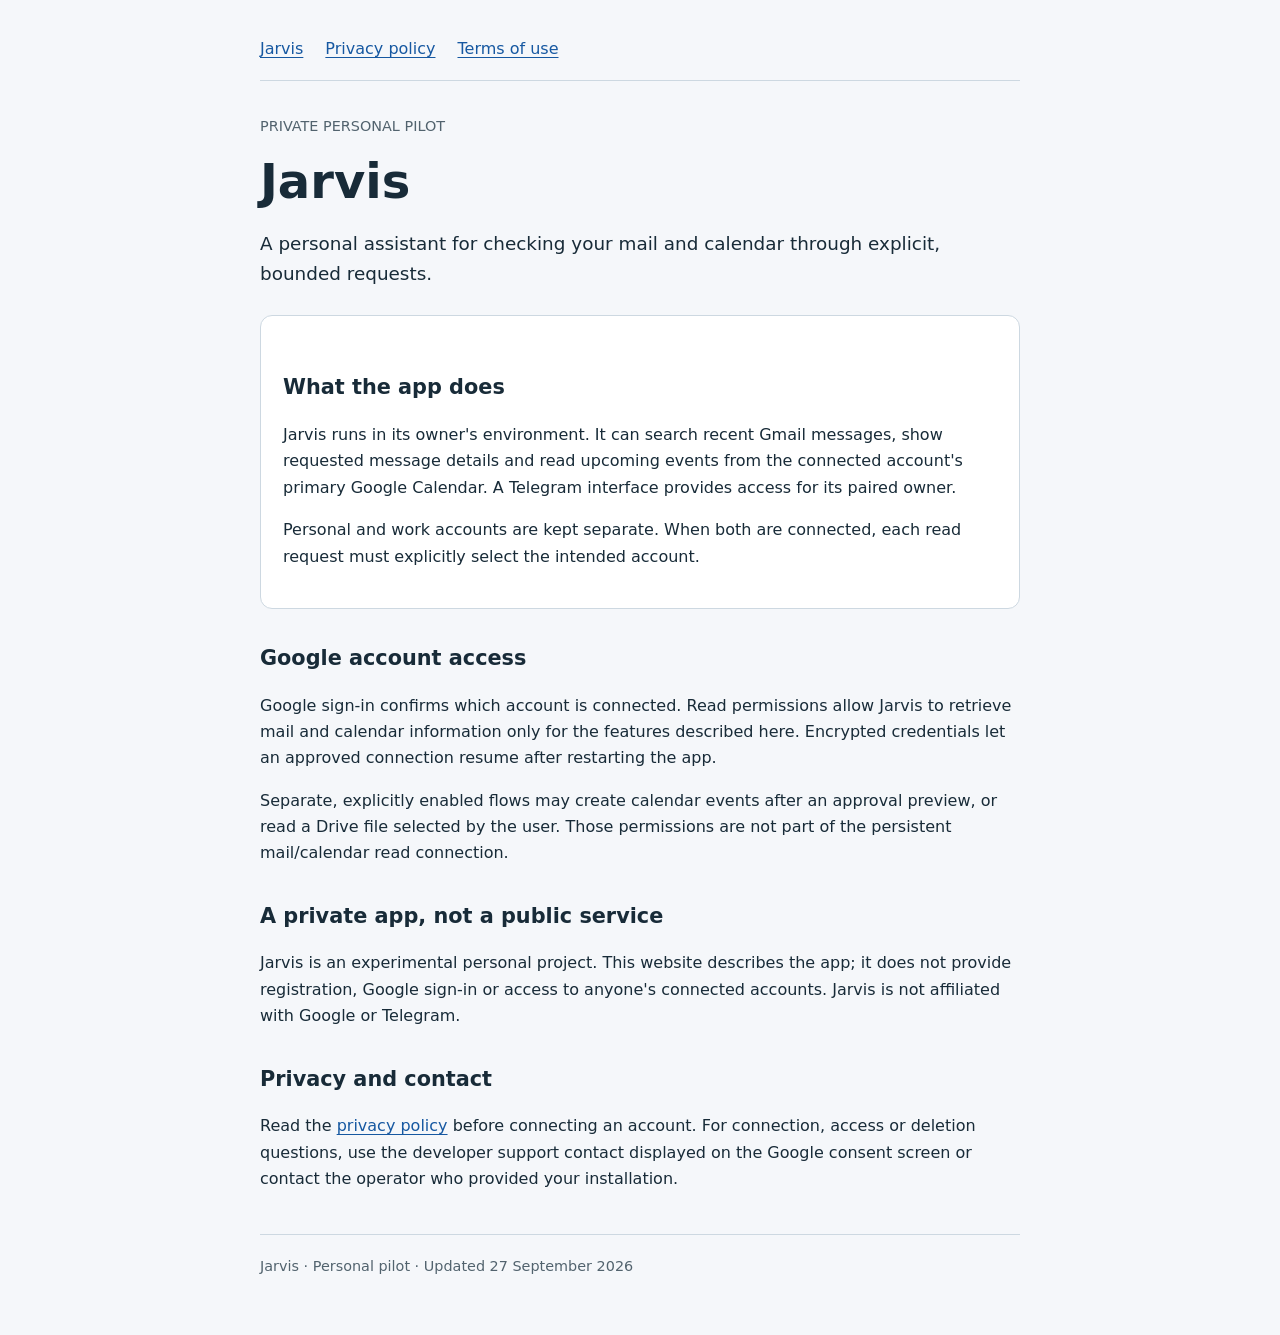
<file: index.html>
<!doctype html>
<html lang="en">
  <head>
    <meta charset="utf-8" />
    <meta name="viewport" content="width=device-width, initial-scale=1" />
    <meta
      name="description"
      content="Jarvis is a private personal assistant for bounded Gmail and Google Calendar requests."
    />
    <title>Jarvis — Personal assistant</title>
    <link rel="stylesheet" href="style.css" />
  </head>
  <body>
    <header>
      <nav aria-label="Main navigation">
        <a href="index.html" aria-current="page">Jarvis</a
        ><a href="privacy.html">Privacy policy</a
        ><a href="terms.html">Terms of use</a>
      </nav>
    </header>
    <main>
      <p class="eyebrow">PRIVATE PERSONAL PILOT</p>
      <h1>Jarvis</h1>
      <p class="lead">
        A personal assistant for checking your mail and calendar through
        explicit, bounded requests.
      </p>
      <div class="card">
        <h2>What the app does</h2>
        <p>
          Jarvis runs in its owner's environment. It can search recent Gmail
          messages, show requested message details and read upcoming events from
          the connected account's primary Google Calendar. A Telegram interface
          provides access for its paired owner.
        </p>
        <p>
          Personal and work accounts are kept separate. When both are connected,
          each read request must explicitly select the intended account.
        </p>
      </div>
      <h2>Google account access</h2>
      <p>
        Google sign-in confirms which account is connected. Read permissions
        allow Jarvis to retrieve mail and calendar information only for the
        features described here. Encrypted credentials let an approved
        connection resume after restarting the app.
      </p>
      <p>
        Separate, explicitly enabled flows may create calendar events after an
        approval preview, or read a Drive file selected by the user. Those
        permissions are not part of the persistent mail/calendar read
        connection.
      </p>
      <h2>A private app, not a public service</h2>
      <p>
        Jarvis is an experimental personal project. This website describes the
        app; it does not provide registration, Google sign-in or access to
        anyone's connected accounts. Jarvis is not affiliated with Google or
        Telegram.
      </p>
      <h2>Privacy and contact</h2>
      <p>
        Read the <a href="privacy.html">privacy policy</a> before connecting an
        account. For connection, access or deletion questions, use the developer
        support contact displayed on the Google consent screen or contact the
        operator who provided your installation.
      </p>
    </main>
    <footer>Jarvis · Personal pilot · Updated 27 September 2026</footer>
  </body>
</html>
</file>
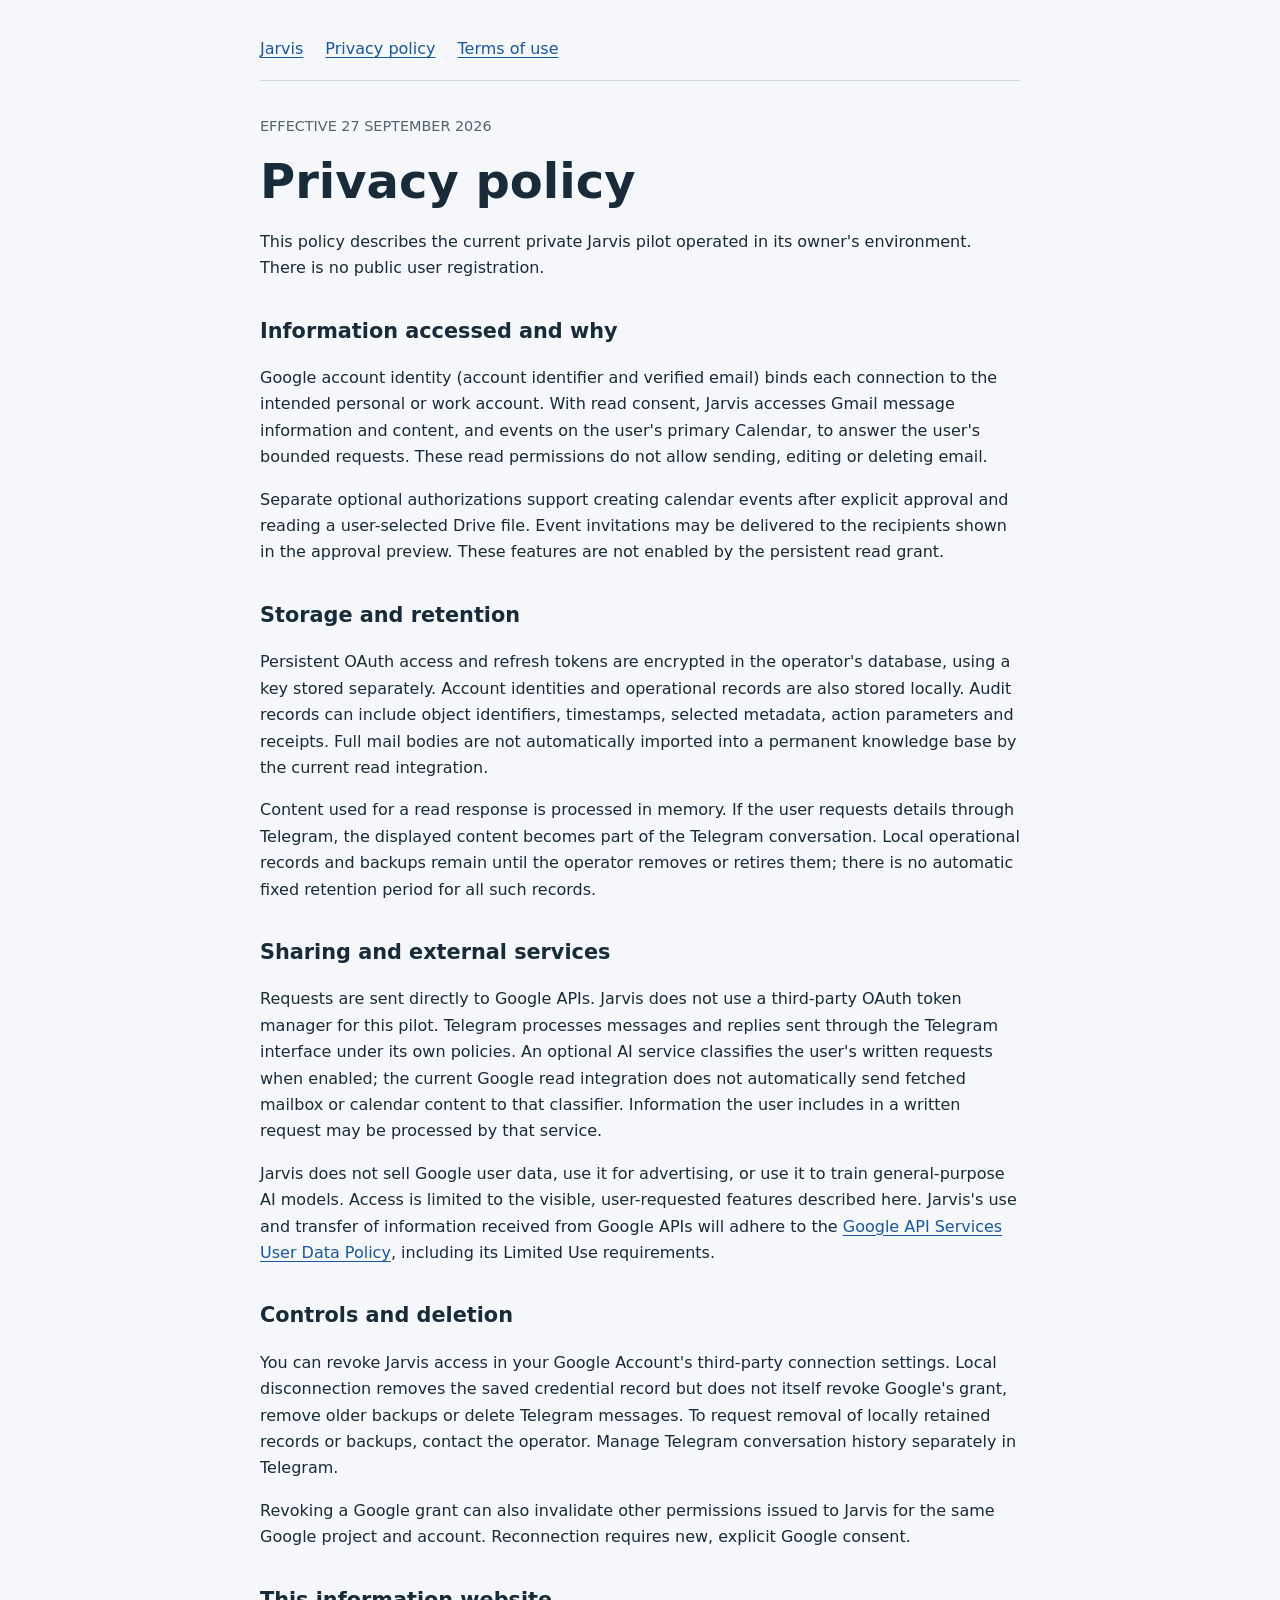
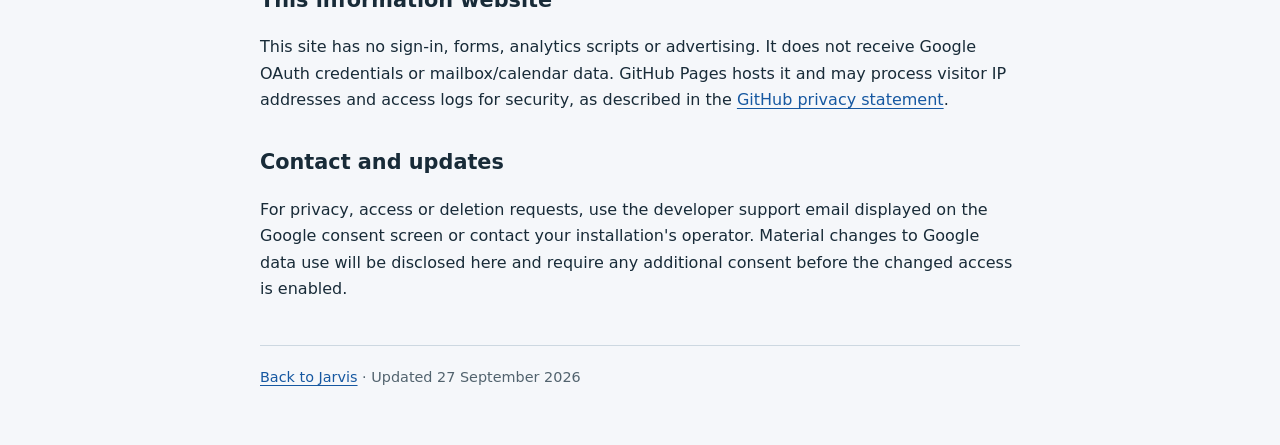
<file: privacy.html>
<!doctype html>
<html lang="en">
  <head>
    <meta charset="utf-8" />
    <meta name="viewport" content="width=device-width, initial-scale=1" />
    <title>Privacy policy — Jarvis</title>
    <link rel="stylesheet" href="style.css" />
  </head>
  <body>
    <header>
      <nav aria-label="Main navigation">
        <a href="index.html">Jarvis</a
        ><a href="privacy.html" aria-current="page">Privacy policy</a
        ><a href="terms.html">Terms of use</a>
      </nav>
    </header>
    <main>
      <p class="eyebrow">EFFECTIVE 27 SEPTEMBER 2026</p>
      <h1>Privacy policy</h1>
      <p>
        This policy describes the current private Jarvis pilot operated in its
        owner's environment. There is no public user registration.
      </p>
      <h2>Information accessed and why</h2>
      <p>
        Google account identity (account identifier and verified email) binds
        each connection to the intended personal or work account. With read
        consent, Jarvis accesses Gmail message information and content, and
        events on the user's primary Calendar, to answer the user's bounded
        requests. These read permissions do not allow sending, editing or
        deleting email.
      </p>
      <p>
        Separate optional authorizations support creating calendar events after
        explicit approval and reading a user-selected Drive file. Event
        invitations may be delivered to the recipients shown in the approval
        preview. These features are not enabled by the persistent read grant.
      </p>
      <h2>Storage and retention</h2>
      <p>
        Persistent OAuth access and refresh tokens are encrypted in the
        operator's database, using a key stored separately. Account identities
        and operational records are also stored locally. Audit records can
        include object identifiers, timestamps, selected metadata, action
        parameters and receipts. Full mail bodies are not automatically imported
        into a permanent knowledge base by the current read integration.
      </p>
      <p>
        Content used for a read response is processed in memory. If the user
        requests details through Telegram, the displayed content becomes part of
        the Telegram conversation. Local operational records and backups remain
        until the operator removes or retires them; there is no automatic fixed
        retention period for all such records.
      </p>
      <h2>Sharing and external services</h2>
      <p>
        Requests are sent directly to Google APIs. Jarvis does not use a
        third-party OAuth token manager for this pilot. Telegram processes
        messages and replies sent through the Telegram interface under its own
        policies. An optional AI service classifies the user's written requests
        when enabled; the current Google read integration does not automatically
        send fetched mailbox or calendar content to that classifier. Information
        the user includes in a written request may be processed by that service.
      </p>
      <p>
        Jarvis does not sell Google user data, use it for advertising, or use it
        to train general-purpose AI models. Access is limited to the visible,
        user-requested features described here. Jarvis's use and transfer of
        information received from Google APIs will adhere to the
        <a
          href="https://developers.google.com/terms/api-services-user-data-policy"
          >Google API Services User Data Policy</a
        >, including its Limited Use requirements.
      </p>
      <h2>Controls and deletion</h2>
      <p>
        You can revoke Jarvis access in your Google Account's third-party
        connection settings. Local disconnection removes the saved credential
        record but does not itself revoke Google's grant, remove older backups
        or delete Telegram messages. To request removal of locally retained
        records or backups, contact the operator. Manage Telegram conversation
        history separately in Telegram.
      </p>
      <p>
        Revoking a Google grant can also invalidate other permissions issued to
        Jarvis for the same Google project and account. Reconnection requires
        new, explicit Google consent.
      </p>
      <h2>This information website</h2>
      <p>
        This site has no sign-in, forms, analytics scripts or advertising. It
        does not receive Google OAuth credentials or mailbox/calendar data.
        GitHub Pages hosts it and may process visitor IP addresses and access
        logs for security, as described in the
        <a
          href="https://docs.github.com/en/site-policy/privacy-policies/github-general-privacy-statement"
          >GitHub privacy statement</a
        >.
      </p>
      <h2>Contact and updates</h2>
      <p>
        For privacy, access or deletion requests, use the developer support
        email displayed on the Google consent screen or contact your
        installation's operator. Material changes to Google data use will be
        disclosed here and require any additional consent before the changed
        access is enabled.
      </p>
    </main>
    <footer>
      <a href="index.html">Back to Jarvis</a> · Updated 27 September 2026
    </footer>
  </body>
</html>
</file>
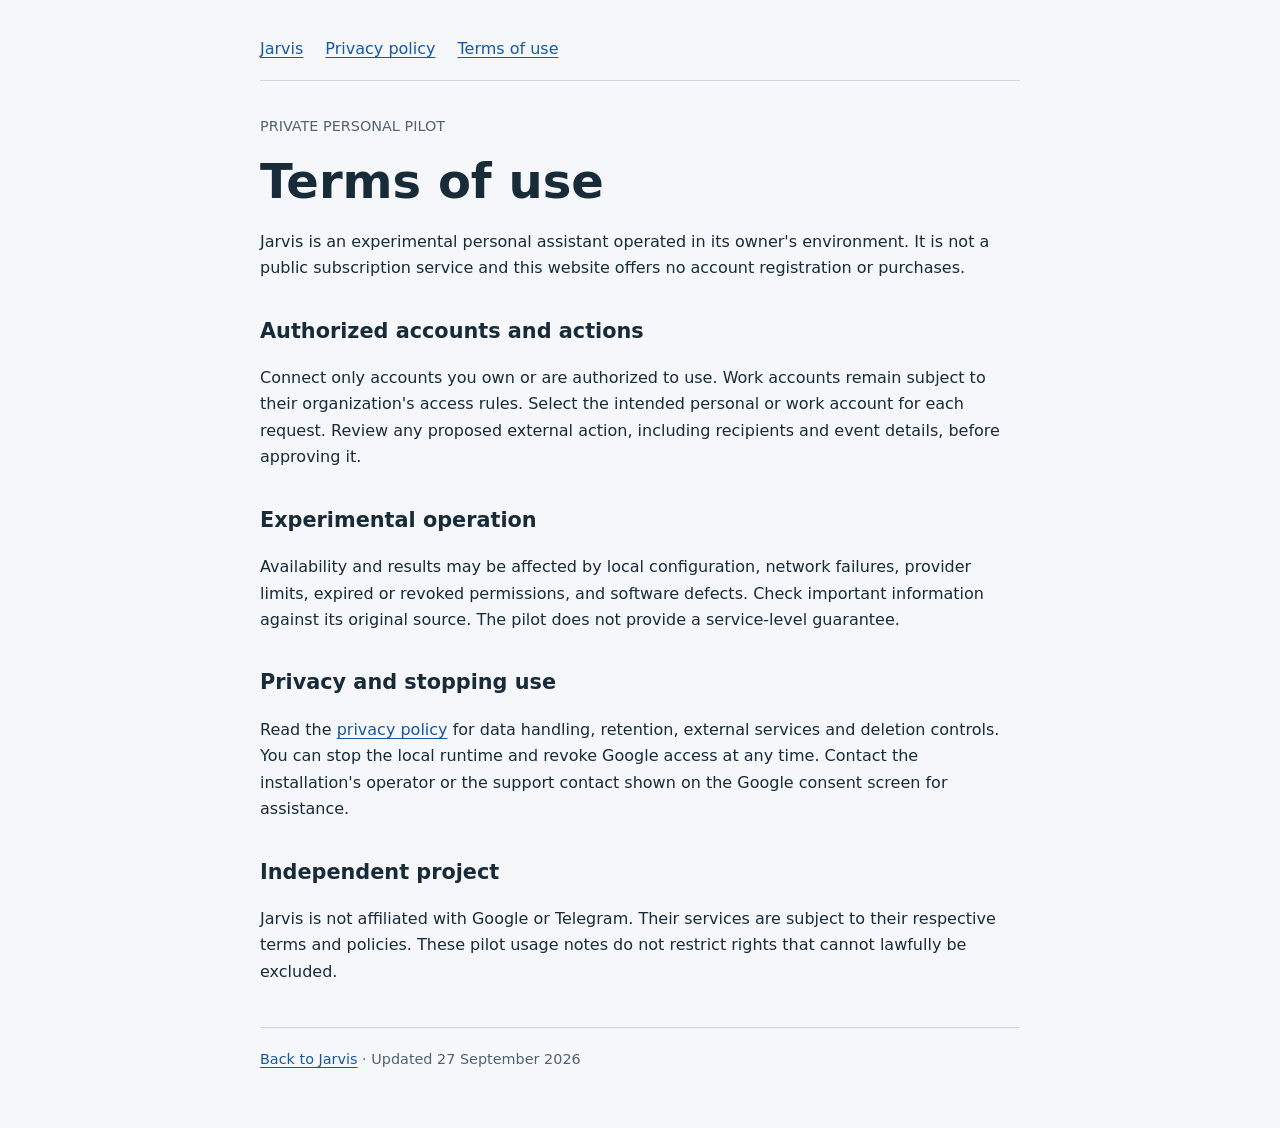
<file: terms.html>
<!doctype html>
<html lang="en">
  <head>
    <meta charset="utf-8" />
    <meta name="viewport" content="width=device-width, initial-scale=1" />
    <title>Terms of use — Jarvis</title>
    <link rel="stylesheet" href="style.css" />
  </head>
  <body>
    <header>
      <nav aria-label="Main navigation">
        <a href="index.html">Jarvis</a><a href="privacy.html">Privacy policy</a
        ><a href="terms.html" aria-current="page">Terms of use</a>
      </nav>
    </header>
    <main>
      <p class="eyebrow">PRIVATE PERSONAL PILOT</p>
      <h1>Terms of use</h1>
      <p>
        Jarvis is an experimental personal assistant operated in its owner's
        environment. It is not a public subscription service and this website
        offers no account registration or purchases.
      </p>
      <h2>Authorized accounts and actions</h2>
      <p>
        Connect only accounts you own or are authorized to use. Work accounts
        remain subject to their organization's access rules. Select the intended
        personal or work account for each request. Review any proposed external
        action, including recipients and event details, before approving it.
      </p>
      <h2>Experimental operation</h2>
      <p>
        Availability and results may be affected by local configuration, network
        failures, provider limits, expired or revoked permissions, and software
        defects. Check important information against its original source. The
        pilot does not provide a service-level guarantee.
      </p>
      <h2>Privacy and stopping use</h2>
      <p>
        Read the <a href="privacy.html">privacy policy</a> for data handling,
        retention, external services and deletion controls. You can stop the
        local runtime and revoke Google access at any time. Contact the
        installation's operator or the support contact shown on the Google
        consent screen for assistance.
      </p>
      <h2>Independent project</h2>
      <p>
        Jarvis is not affiliated with Google or Telegram. Their services are
        subject to their respective terms and policies. These pilot usage notes
        do not restrict rights that cannot lawfully be excluded.
      </p>
    </main>
    <footer>
      <a href="index.html">Back to Jarvis</a> · Updated 27 September 2026
    </footer>
  </body>
</html>
</file>
<file: style.css>
:root {
  color-scheme: light;
  font-family:
    system-ui,
    -apple-system,
    sans-serif;
  color: #182b38;
  background: #f5f7fa;
}
body {
  max-width: 760px;
  margin: 0 auto;
  padding: 36px 24px 56px;
  line-height: 1.65;
}
header {
  border-bottom: 1px solid #cdd8e1;
  padding-bottom: 18px;
  margin-bottom: 34px;
}
nav {
  display: flex;
  flex-wrap: wrap;
  gap: 22px;
}
a {
  color: #1658a1;
  text-underline-offset: 3px;
}
h1 {
  font-size: clamp(2rem, 6vw, 3rem);
  line-height: 1.15;
  margin: 0 0 20px;
}
h2 {
  font-size: 1.3rem;
  margin-top: 32px;
}
.eyebrow,
footer {
  font-size: 0.9rem;
  color: #52636e;
}
.lead {
  font-size: 1.15rem;
}
.card {
  padding: 22px;
  border: 1px solid #cdd8e1;
  border-radius: 12px;
  background: white;
  margin: 26px 0;
}
footer {
  border-top: 1px solid #cdd8e1;
  padding-top: 20px;
  margin-top: 42px;
}
code {
  overflow-wrap: anywhere;
}
</file>
